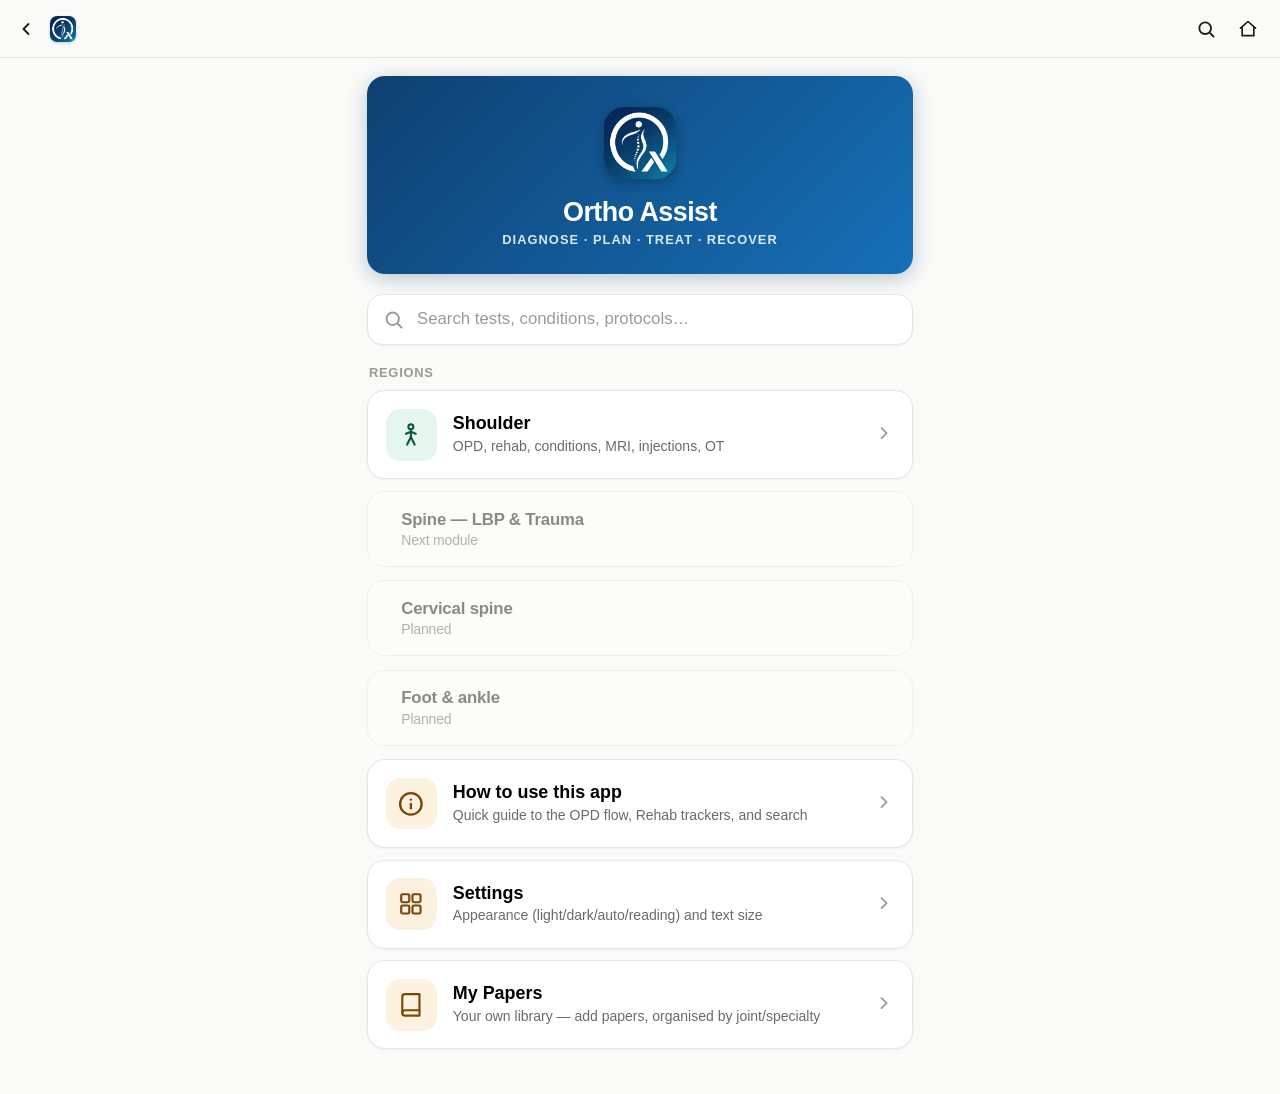
<file: index.html>
<!DOCTYPE html>
<html lang="en">
<head>
<meta charset="UTF-8" />
<meta name="viewport" content="width=device-width, initial-scale=1, viewport-fit=cover" />
<meta name="theme-color" content="#0E4071" />
<title>Ortho Assist</title>
<link rel="manifest" href="manifest.json" />
<link rel="icon" href="icons/icon-192.png" type="image/png" />
<link rel="apple-touch-icon" href="icons/icon-180.png" />
<link rel="stylesheet" href="style.css" />
</head>
<body>

<header class="topbar">
  <button id="backBtn" class="iconBtn" aria-label="Back" hidden>
    <svg viewBox="0 0 24 24" fill="none" stroke="currentColor" stroke-width="2.2" stroke-linecap="round" stroke-linejoin="round"><path d="M15 18l-6-6 6-6"/></svg>
  </button>
  <img src="icons/icon-192.png" alt="" id="topbarLogo" />
  <h1 id="screenTitle">Ortho Assist</h1>
  <div style="flex:1;"></div>
  <button id="searchBtn" class="iconBtn" aria-label="Search">
    <svg viewBox="0 0 24 24" fill="none" stroke="currentColor" stroke-width="2.2" stroke-linecap="round" stroke-linejoin="round"><circle cx="11" cy="11" r="7"/><path d="M21 21l-4.3-4.3"/></svg>
  </button>
  <button id="homeBtn" class="iconBtn" aria-label="Home" hidden>
    <svg viewBox="0 0 24 24" fill="none" stroke="currentColor" stroke-width="2" stroke-linecap="round" stroke-linejoin="round"><path d="M3 11l9-8 9 8"/><path d="M5 10v10h14V10"/></svg>
  </button>
</header>

<main id="app"></main>

<script src="app.js"></script>
</body>
</html>
</file>
<file: style.css>
:root{
  --bg:#FAFAF8;
  --surface:#FFFFFF;
  --surface-2:#F2F1EE;
  --surface-hover:#EDECE8;
  --border:#E7E5E1;
  --border-strong:#D9D7D1;
  --text:#1B1B18;
  --text-2:#6B6A64;
  --text-3:#9C9A93;
  --teal:#0C7A5A;
  --teal-strong:#095E45;
  --teal-bg:#E4F6EE;
  --teal-text:#0A5A42;
  --amber:#9A5B0A;
  --amber-bg:#FDF1DF;
  --amber-text:#7A4708;
  --red:#B3271E;
  --red-bg:#FDEBEA;
  --red-text:#8E1F17;
  --purple-bg:#F1EAFB;
  --purple-text:#5B3A9E;
  --purple-border:#D9C6F2;
  --red-border:#F4CFCB;
  --amber-border:#F5DDB0;
  --teal-border:#BEE8D5;
  --topbar-bg:rgba(250,250,248,0.92);
  --radius-lg:16px;
  --radius:12px;
  --radius-sm:9px;
  --shadow-sm:0 1px 2px rgba(20,20,15,0.05);
  --shadow-md:0 2px 10px rgba(20,20,15,0.07);
  font-family:-apple-system,BlinkMacSystemFont,"Segoe UI",Roboto,Helvetica,Arial,sans-serif;
}

:root[data-theme="dark"]{
  --bg:#14161A;
  --surface:#1C1F24;
  --surface-2:#262A31;
  --surface-hover:#2E333B;
  --border:#33383F;
  --border-strong:#454B54;
  --text:#EDEFF2;
  --text-2:#A8AFB8;
  --text-3:#767D87;
  --teal:#1BB98C;
  --teal-strong:#149973;
  --teal-bg:#113B31;
  --teal-text:#4FDBB0;
  --teal-border:#1D5744;
  --amber:#E2A03F;
  --amber-bg:#3A2E13;
  --amber-text:#F0C674;
  --amber-border:#5C4A1E;
  --red:#E5645A;
  --red-bg:#3A1917;
  --red-text:#F2938A;
  --red-border:#5C2925;
  --purple-bg:#2A2140;
  --purple-text:#C6A8F5;
  --purple-border:#4A3A6E;
  --shadow-sm:0 1px 2px rgba(0,0,0,0.35);
  --shadow-md:0 2px 12px rgba(0,0,0,0.5);
  --topbar-bg:rgba(20,22,26,0.85);
}

:root[data-theme="reading"]{
  --bg:#F4ECD8;
  --surface:#FBF6EA;
  --surface-2:#EDE3CC;
  --surface-hover:#E5D9BE;
  --border:#D9CBA8;
  --border-strong:#C7B78D;
  --text:#3B2F1E;
  --text-2:#6B5B3F;
  --text-3:#8F7F5F;
  --teal:#4C7A5E;
  --teal-strong:#3C6249;
  --teal-bg:#DCE7DA;
  --teal-text:#2C4A38;
  --teal-border:#B9CEB8;
  --amber:#A5691F;
  --amber-bg:#EFDFB8;
  --amber-text:#6B4310;
  --amber-border:#D9BE85;
  --red:#A1352A;
  --red-bg:#F2DCD3;
  --red-text:#6E241C;
  --red-border:#DDB6AA;
  --purple-bg:#E5DCF0;
  --purple-text:#4A3868;
  --purple-border:#D2C2E8;
  --shadow-sm:0 1px 2px rgba(59,47,30,0.08);
  --shadow-md:0 2px 10px rgba(59,47,30,0.12);
  --topbar-bg:rgba(244,236,216,0.92);
}
:root[data-theme="reading"] body{line-height:1.7;}
:root[data-theme="reading"] .refItemBody,
:root[data-theme="reading"] .mgmtBody,
:root[data-theme="reading"] .bulletList li{line-height:1.8;}

*{box-sizing:border-box;}
html,body{margin:0;padding:0;background:var(--bg);color:var(--text);}
body{
  padding-top:calc(58px + env(safe-area-inset-top));
  padding-bottom:24px;
  min-height:100vh;
  -webkit-tap-highlight-color:transparent;
  letter-spacing:-0.01em;
}

h1,h2,h3{font-weight:700;margin:0;letter-spacing:-0.02em;}
p{margin:0;line-height:1.55;}
button{font-family:inherit;cursor:pointer;}

@keyframes fadeSlideIn{
  from{opacity:0;transform:translateY(6px);}
  to{opacity:1;transform:translateY(0);}
}
#app{animation:fadeSlideIn .22s ease;}

.topbar{
  position:fixed;top:0;left:0;right:0;
  height:calc(58px + env(safe-area-inset-top));
  padding-top:env(safe-area-inset-top);
  background:var(--topbar-bg);
  backdrop-filter:blur(10px);
  -webkit-backdrop-filter:blur(10px);
  border-bottom:1px solid var(--border);
  display:flex;align-items:center;gap:6px;
  padding-left:8px;padding-right:14px;
  z-index:20;
}
.topbar h1{font-size:18px;font-weight:700;}
#topbarLogo{width:26px;height:26px;border-radius:7px;flex-shrink:0;box-shadow:0 1px 3px rgba(14,64,113,0.25);}
.iconBtn{
  background:none;border:none;color:var(--text);
  width:36px;height:36px;display:flex;align-items:center;justify-content:center;
  border-radius:10px;transition:background .15s;
}
.iconBtn svg{width:20px;height:20px;}
.iconBtn:active{background:var(--surface-hover);transform:scale(0.94);}

.bottomnav{
  position:fixed;bottom:0;left:0;right:0;
  height:calc(68px + env(safe-area-inset-bottom));
  padding-bottom:env(safe-area-inset-bottom);
  background:var(--topbar-bg);
  backdrop-filter:blur(10px);
  -webkit-backdrop-filter:blur(10px);
  border-top:1px solid var(--border);
  display:flex;
  z-index:20;
}
.navBtn{
  flex:1;background:none;border:none;
  display:flex;flex-direction:column;align-items:center;justify-content:center;gap:3px;
  font-size:11px;font-weight:600;color:var(--text-3);padding:8px 0 4px;
  transition:color .15s;
  position:relative;
}
.navBtn svg{width:22px;height:22px;transition:transform .15s;}
.navBtn.active{color:var(--teal);}
.navBtn.active svg{transform:translateY(-1px);}
.navBtn.active::before{
  content:'';position:absolute;top:0;left:50%;transform:translateX(-50%);
  width:28px;height:3px;border-radius:0 0 4px 4px;background:var(--teal);
}
.navBtn:active svg{transform:scale(0.9);}

#app{padding:16px 16px 8px;max-width:520px;margin:0 auto;}

.card{
  background:var(--surface);
  border:1px solid var(--border);
  border-radius:var(--radius-lg);
  padding:16px;
  margin-bottom:12px;
  box-shadow:var(--shadow-sm);
}

.homeHero{
  padding:6px 2px 18px;
}
.homeHero h2{font-size:22px;margin-bottom:4px;}
.homeHero p{font-size:13.5px;color:var(--text-2);}

.brandHero{
  background:linear-gradient(135deg, #0E4071 0%, #1670B8 100%);
  border-radius:var(--radius-lg);
  padding:28px 20px 24px;
  text-align:center;
  margin-bottom:18px;
  box-shadow:0 4px 18px rgba(14,64,113,0.28);
}
.brandHero img{
  width:64px;height:64px;border-radius:18px;
  box-shadow:0 3px 10px rgba(0,0,0,0.25);
  margin-bottom:12px;
}
.brandHero h1{
  color:#fff;font-size:24px;font-weight:800;letter-spacing:-0.02em;margin-bottom:3px;
}
.brandHero .tagline{
  color:rgba(255,255,255,0.85);font-size:11.5px;font-weight:600;
  letter-spacing:.08em;text-transform:uppercase;
}
.searchBar{
  display:flex;align-items:center;gap:9px;
  width:100%;padding:12px 14px;border-radius:14px;
  border:1px solid var(--border);background:var(--surface);
  margin-bottom:18px;box-shadow:var(--shadow-sm);
}
.searchBar svg{width:19px;height:19px;color:var(--text-3);flex-shrink:0;}
.searchBar input{
  border:none;outline:none;background:none;font-size:15px;color:var(--text);
  flex:1;font-family:inherit;
}
.searchBar input::placeholder{color:var(--text-3);}

.homeCard{
  display:flex;align-items:center;gap:14px;
  text-align:left;width:100%;
  background:var(--surface);
  border:1px solid var(--border);
  border-radius:var(--radius-lg);
  padding:16px;
  margin-bottom:10px;
  box-shadow:var(--shadow-sm);
  transition:transform .12s, box-shadow .12s;
}
.homeCard:active{transform:scale(0.98);box-shadow:none;background:var(--surface-2);}
.homeCard .iconBadge{
  width:46px;height:46px;border-radius:13px;display:flex;align-items:center;justify-content:center;flex-shrink:0;
}
.homeCard .iconBadge svg{width:23px;height:23px;}
.homeCard.c-teal .iconBadge{background:var(--teal-bg);color:var(--teal-text);}
.homeCard.c-amber .iconBadge{background:var(--amber-bg);color:var(--amber-text);}
.homeCard .title{font-size:16px;font-weight:700;margin-bottom:2px;}
.homeCard .desc{font-size:12.5px;color:var(--text-2);line-height:1.4;}
.homeCard .chev{color:var(--text-3);flex-shrink:0;}
.homeCard .chev svg{width:18px;height:18px;}

.sectionLabel{
  font-size:11.5px;color:var(--text-3);text-transform:uppercase;letter-spacing:.06em;
  margin:20px 2px 9px;font-weight:700;
}
.sectionLabel:first-child{margin-top:0;}

.optRow{
  display:flex;align-items:center;justify-content:space-between;gap:10px;
  width:100%;text-align:left;
  background:var(--surface);border:1px solid var(--border);
  border-radius:var(--radius);padding:12px 14px;margin-bottom:7px;
  font-size:14.5px;font-weight:500;color:var(--text);
  transition:background .12s, border-color .12s, transform .08s;
}
.optRow:active{transform:scale(0.985);}
.optRow.selected{background:var(--teal-bg);border-color:var(--teal);color:var(--teal-text);font-weight:600;}
.optRow .sub{display:block;font-size:12px;color:var(--text-3);margin-top:2px;font-weight:400;}
.optRow.selected .sub{color:var(--teal-text);opacity:.7;}
.optRow .check{
  width:20px;height:20px;border-radius:50%;border:1.5px solid var(--border-strong);
  flex-shrink:0;display:flex;align-items:center;justify-content:center;
  transition:all .15s;
}
.optRow.selected .check{background:var(--teal);border-color:var(--teal);}
.optRow.selected .check svg{width:12px;height:12px;color:#fff;}

.resultBox{
  border-radius:var(--radius-lg);padding:16px;margin-top:14px;margin-bottom:14px;
  border:1px solid var(--border);background:var(--surface-2);
}
.resultBox.flag-red{background:var(--red-bg);border-color:var(--red-border);}
.resultBox.flag-amber{background:var(--amber-bg);border-color:var(--amber-border);}
.resultBox.flag-teal{background:var(--teal-bg);border-color:var(--teal-border);}
.resultBox .boxHead{display:flex;align-items:center;gap:8px;margin-bottom:3px;}
.resultBox .boxHead svg{width:18px;height:18px;flex-shrink:0;}
.resultBox.flag-red .boxHead svg{color:var(--red);}
.resultBox.flag-amber .boxHead svg{color:var(--amber);}
.resultBox.flag-teal .boxHead svg{color:var(--teal);}
.resultBox .label{font-size:11px;text-transform:uppercase;letter-spacing:.05em;color:var(--text-3);margin-bottom:3px;font-weight:700;}
.resultBox .value{font-size:15.5px;font-weight:700;margin-bottom:10px;line-height:1.35;}
.resultBox .row{margin-bottom:10px;}
.resultBox .row:last-child{margin-bottom:0;}
.resultBox .body{font-size:13.5px;color:var(--text-2);line-height:1.55;}

.selectGrid{display:flex;flex-direction:column;gap:7px;margin-bottom:16px;}

.sliderRow{display:flex;align-items:center;gap:12px;margin:16px 0 4px;}
.sliderRow input[type=range]{
  flex:1;-webkit-appearance:none;height:6px;border-radius:4px;
  background:var(--surface-2);outline:none;
}
.sliderRow input[type=range]::-webkit-slider-thumb{
  -webkit-appearance:none;width:22px;height:22px;border-radius:50%;
  background:var(--teal);border:3px solid var(--surface);box-shadow:var(--shadow-md);cursor:pointer;
}
.weekOut{font-size:15px;font-weight:700;min-width:64px;text-align:right;color:var(--teal-text);}

.phaseChip{
  display:inline-flex;align-items:center;gap:5px;font-size:11.5px;font-weight:700;
  padding:5px 11px;border-radius:20px;
  background:var(--teal);color:#fff;margin-bottom:11px;letter-spacing:.01em;
}

.bulletList{margin:0;padding-left:0;list-style:none;}
.bulletList li{font-size:13.5px;color:var(--text-2);line-height:1.6;margin-bottom:6px;padding-left:16px;position:relative;}
.bulletList li::before{content:'';position:absolute;left:0;top:8px;width:5px;height:5px;border-radius:50%;background:var(--text-3);}
.bulletList li:last-child{margin-bottom:0;}

.disclaimer{
  font-size:11.5px;color:var(--text-3);line-height:1.55;margin-top:18px;padding-top:14px;
  border-top:1px solid var(--border);
}

.emptyHint{font-size:13.5px;color:var(--text-3);text-align:center;padding:28px 12px;}

.refToggle{
  display:flex;align-items:center;justify-content:space-between;width:100%;text-align:left;
  background:var(--surface);border:1px solid var(--border);border-radius:var(--radius);
  padding:11px 14px;font-size:13.5px;font-weight:600;color:var(--teal-text);
  margin-bottom:8px;transition:background .12s;
}
.refToggle:active{background:var(--surface-2);}
.refToggle .plusIcon{font-size:16px;font-weight:700;color:var(--teal);}
.refBox{background:var(--surface-2);border-radius:var(--radius);padding:2px 14px;margin-bottom:12px;}
.refItem{padding:10px 0;border-bottom:1px solid var(--border);}
.refItem:last-child{border-bottom:none;}
.refItemTitle{font-size:13.5px;font-weight:700;margin-bottom:3px;}
.refItemTitle .sub{font-weight:400;color:var(--text-3);}
.refItemBody{font-size:12.5px;color:var(--text-2);line-height:1.6;}
.refItemBody b{color:var(--text);font-weight:600;}

.testRow{
  display:flex;align-items:center;justify-content:space-between;width:100%;
  text-align:left;background:var(--surface);border:1px solid var(--border);
  border-radius:var(--radius);padding:10px 10px 10px 14px;margin-bottom:6px;
  font-size:14px;font-weight:600;color:var(--text);
  transition:background .12s;
  gap:8px;
}
.testRow:active{background:var(--surface-2);}
.testRow .chev{color:var(--teal);font-weight:700;font-size:17px;line-height:1;}
.testNameBtn{flex:1;text-align:left;background:none;border:none;font:inherit;color:inherit;padding:0;display:flex;align-items:center;gap:6px;min-width:0;}
.testNameBtn span{overflow:hidden;text-overflow:ellipsis;white-space:nowrap;}
.resultBtns{display:flex;gap:4px;flex-shrink:0;}
.resBtn{
  width:30px;height:30px;border-radius:8px;border:1px solid var(--border-strong);
  background:var(--surface);font-size:15px;font-weight:700;color:var(--text-3);
  display:flex;align-items:center;justify-content:center;transition:all .12s;
}
.resBtn:active{transform:scale(0.92);}
.resBtn.neg.active{background:var(--surface-2);border-color:var(--text-3);color:var(--text-2);}
.resBtn.pos.active{background:var(--teal);border-color:var(--teal);color:#fff;}
.statusBadge{
  display:inline-block;font-size:11px;font-weight:700;padding:3px 9px;border-radius:20px;
  margin-left:8px;vertical-align:middle;
}
.statusBadge.supported{background:var(--teal-bg);color:var(--teal-text);}
.statusBadge.unlikely{background:var(--surface-2);color:var(--text-3);}
.diagHeader{display:flex;align-items:center;flex-wrap:wrap;gap:0;margin:20px 2px 9px;}
.diagHeader .sectionLabel{margin:0;}
.resetLink{
  background:none;border:none;color:var(--text-accent,var(--teal-text));font-size:12.5px;font-weight:600;
  padding:6px 2px;text-decoration:underline;
}
.mgmtToggle{
  display:block;width:100%;text-align:left;background:var(--teal-bg);
  border:1px solid var(--teal);border-radius:var(--radius);
  padding:11px 14px;font-size:13.5px;font-weight:700;color:var(--teal-text);
  margin:4px 0 10px;
}
.mgmtToggle:active{opacity:0.85;}

.mgmtGrid{display:flex;flex-direction:column;gap:10px;margin-bottom:14px;}
.mgmtCard{border-radius:var(--radius-lg);padding:14px 15px;border:1px solid var(--border);}
.mgmtCard .mgmtHead{display:flex;align-items:center;gap:8px;margin-bottom:6px;}
.mgmtCard .mgmtHead svg{width:18px;height:18px;flex-shrink:0;}
.mgmtCard .mgmtLabel{font-size:11.5px;text-transform:uppercase;letter-spacing:.05em;font-weight:700;}
.mgmtCard .mgmtBody{font-size:13.5px;line-height:1.6;color:var(--text-2);}
.mgmtCard.m-edu{background:var(--surface-2);border-color:var(--border);}
.mgmtCard.m-edu .mgmtHead{color:var(--text-2);}
.mgmtCard.m-pharma{background:var(--amber-bg);border-color:var(--amber-border);}
.mgmtCard.m-pharma .mgmtHead{color:var(--amber-text);}
.mgmtCard.m-rehab{background:var(--teal-bg);border-color:var(--teal-border);}
.mgmtCard.m-rehab .mgmtHead{color:var(--teal-text);}
.mgmtCard.m-injection{background:var(--purple-bg);border-color:var(--purple-border);}
.mgmtCard.m-injection .mgmtHead{color:var(--purple-text);}
.mgmtCard.m-surgery{background:var(--red-bg);border-color:var(--red-border);}
.mgmtCard.m-surgery .mgmtHead{color:var(--red-text);}

.badgeRow{display:flex;gap:6px;flex-wrap:wrap;margin:10px 0 4px;}
.miniBadge{
  font-size:11px;font-weight:700;padding:4px 9px;border-radius:20px;
  background:var(--surface-2);color:var(--text-2);
}

.formInput{
  display:block;width:100%;padding:11px 13px;border-radius:var(--radius);
  border:1px solid var(--border);background:var(--surface);
  font-size:14px;color:var(--text);font-family:inherit;margin-bottom:14px;
  outline:none;
}
.formInput:focus{border-color:var(--teal);}
.formTextarea{min-height:90px;resize:vertical;line-height:1.5;}
</file>
